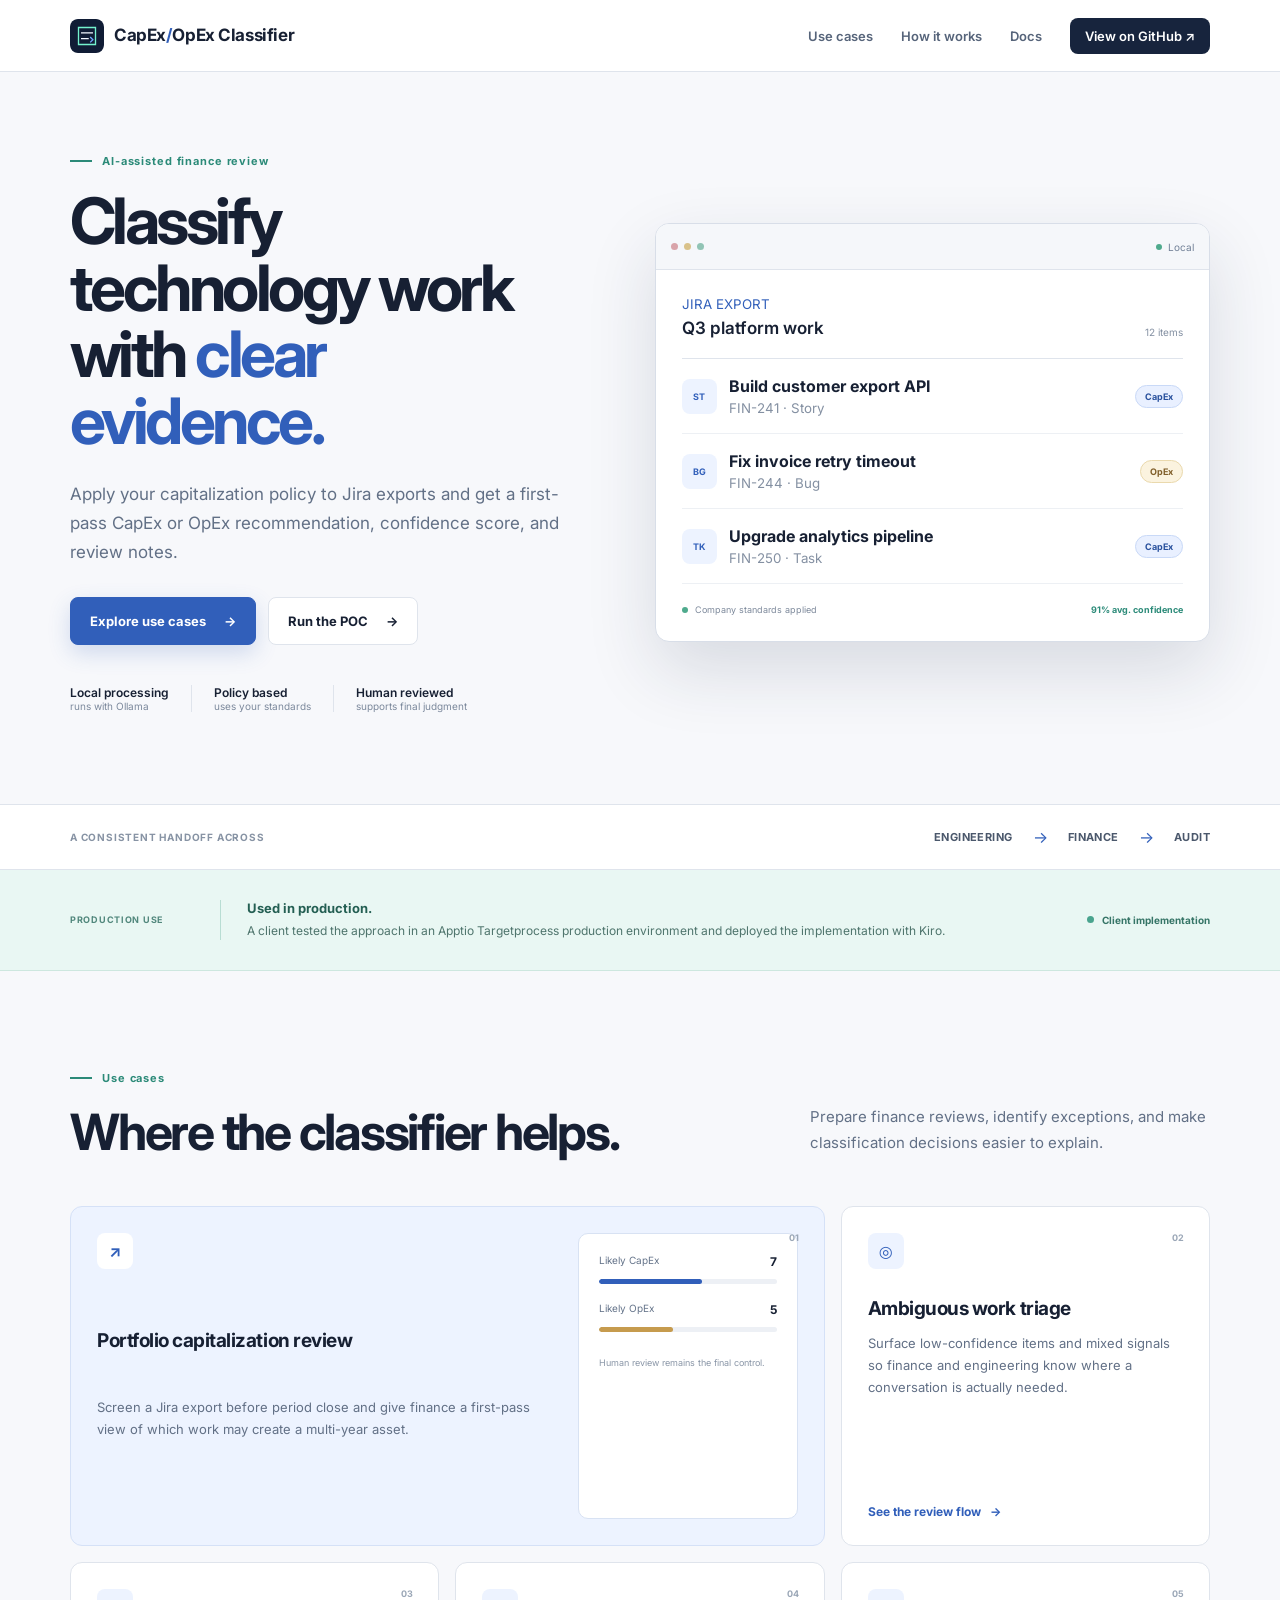
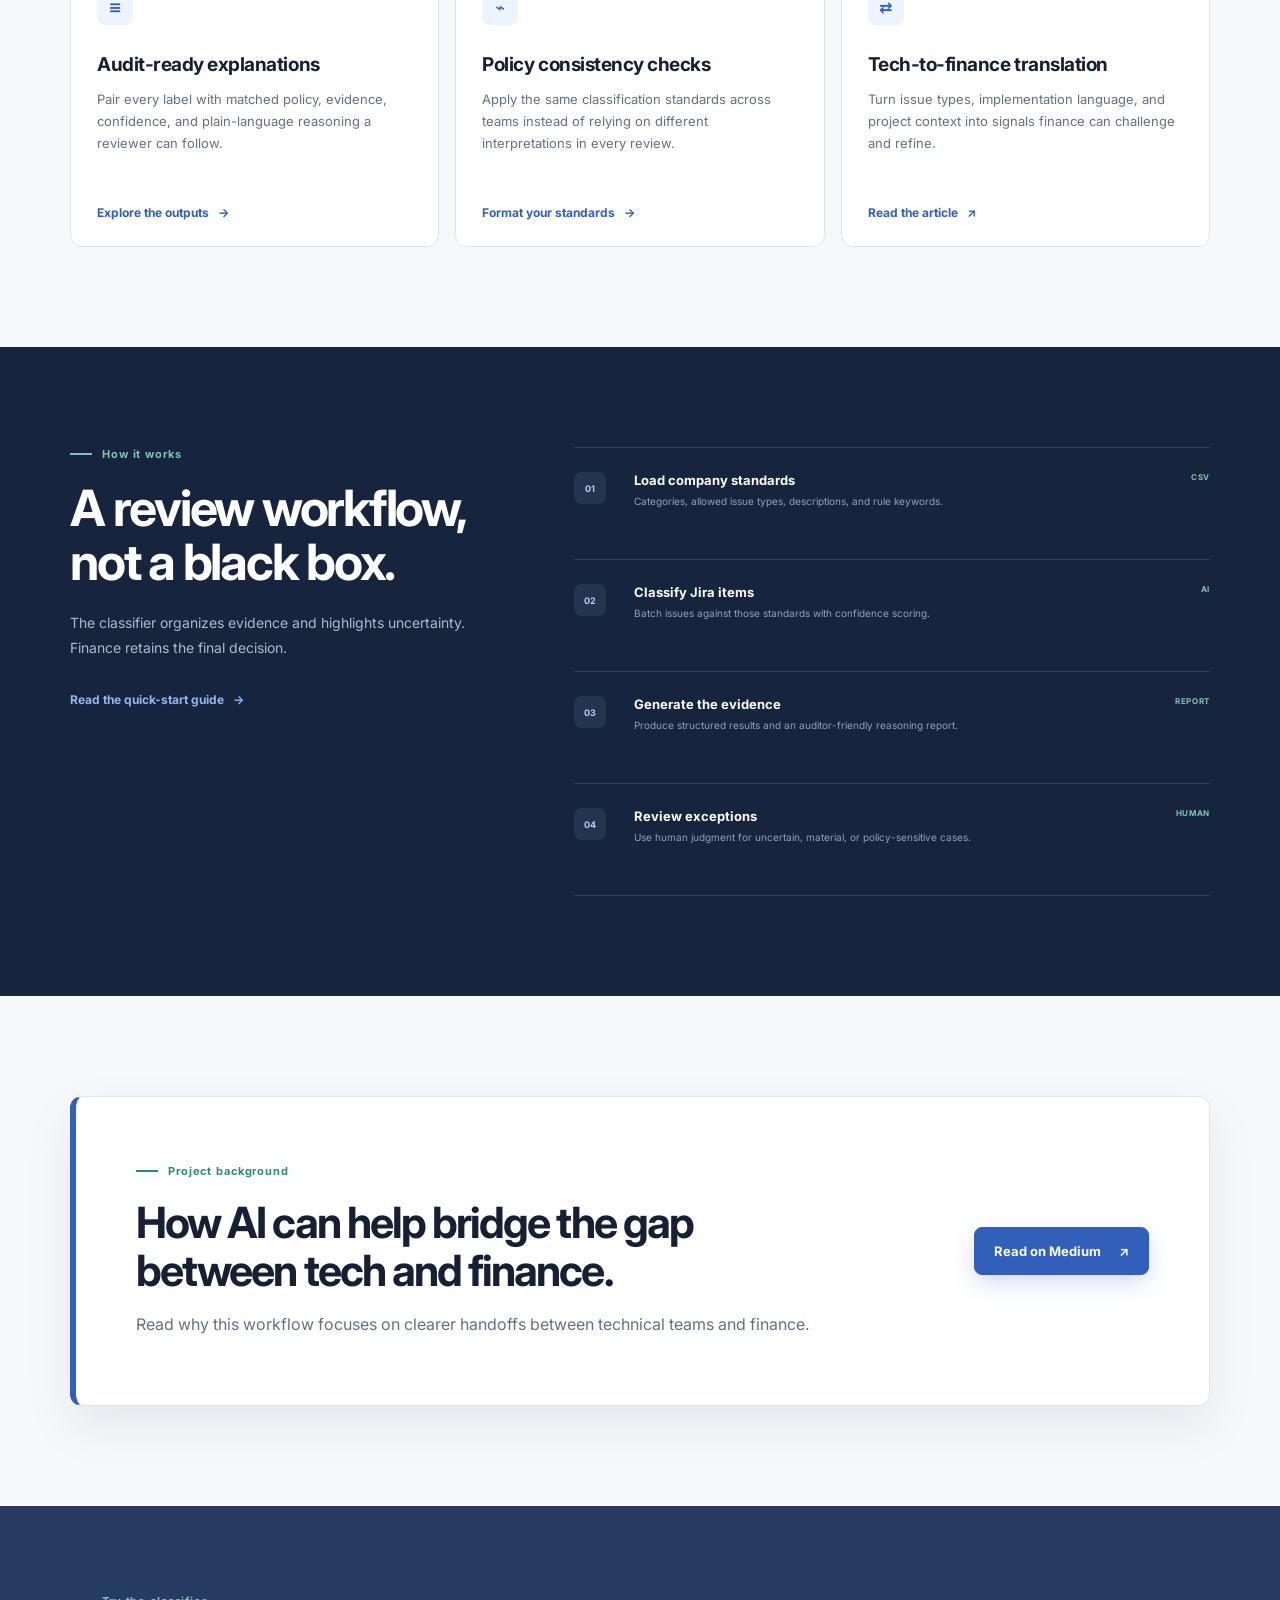
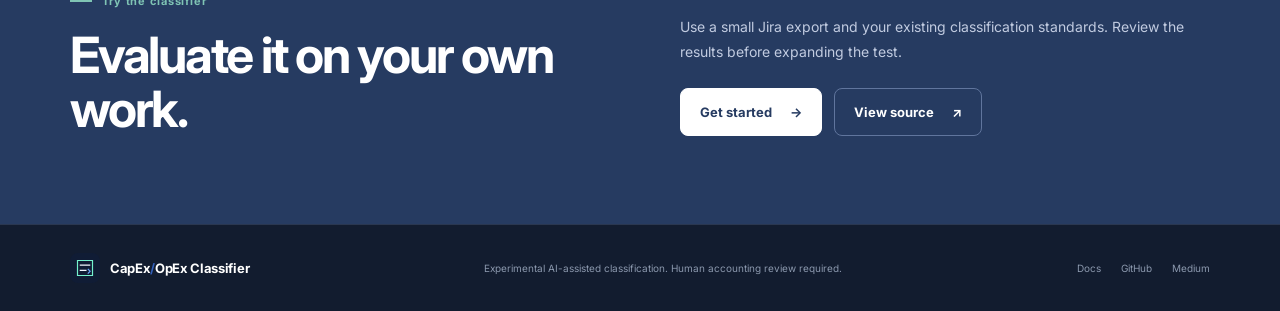
<file: docs/index.html>
<!doctype html>
<html lang="en">
  <head>
    <meta charset="utf-8">
    <meta name="viewport" content="width=device-width, initial-scale=1">
    <meta name="theme-color" content="#101c35">
    <meta name="description" content="A local AI proof of concept that classifies Jira work as CapEx or OpEx using your finance standards.">
    <meta property="og:title" content="CapEx / OpEx Classifier">
    <meta property="og:description" content="Turn Jira work into finance-ready classifications—with evidence, confidence, and a human-readable audit trail.">
    <meta property="og:type" content="website">
    <title>CapEx / OpEx Classifier — AI-assisted Jira classification</title>
    <link rel="icon" href="assets/classifier-mark.svg" type="image/svg+xml">
    <link rel="stylesheet" href="assets/site.css">
  </head>
  <body class="visual-v2">
    <header class="site-header">
      <div class="shell header-inner">
        <a class="brand" href="index.html" aria-label="CapEx OpEx Classifier home">
          <img src="assets/classifier-mark.svg" width="34" height="34" alt="">
          <span>CapEx<span class="slash">/</span>OpEx Classifier</span>
        </a>
        <button class="nav-toggle" type="button" aria-expanded="false" aria-controls="site-nav">
          <span class="sr-only">Toggle navigation</span>
          <span></span><span></span>
        </button>
        <nav class="site-nav" id="site-nav" aria-label="Primary navigation">
          <a href="#use-cases">Use cases</a>
          <a href="#how-it-works">How it works</a>
          <a href="guide.html">Docs</a>
          <a class="github-link" href="https://github.com/SantiaGoMode/capex_opex_classifier">View on GitHub <span>↗</span></a>
        </nav>
      </div>
    </header>

    <main>
      <section class="hero shell">
        <div class="hero-glow" aria-hidden="true"></div>
        <div class="hero-copy">
          <div class="eyebrow"><span></span>AI-assisted finance review</div>
          <h1>Classify technology work with <em>clear evidence.</em></h1>
          <p>Apply your capitalization policy to Jira exports and get a first-pass CapEx or OpEx recommendation, confidence score, and review notes.</p>
          <div class="hero-actions">
            <a class="button button-primary" href="#use-cases">Explore use cases <span>→</span></a>
            <a class="button button-secondary" href="guide.html">Run the POC <span>→</span></a>
          </div>
          <div class="hero-proof" aria-label="Project highlights">
            <div><strong>Local processing</strong><span>runs with Ollama</span></div>
            <div><strong>Policy based</strong><span>uses your standards</span></div>
            <div><strong>Human reviewed</strong><span>supports final judgment</span></div>
          </div>
        </div>

        <div class="hero-visual" aria-label="Illustration of Jira items moving through the classifier into a finance review">
          <div class="classifier-window">
            <div class="window-bar">
              <div class="traffic"><i></i><i></i><i></i></div>
              <div class="window-status"><i></i> Local</div>
            </div>
            <div class="window-body">
              <div class="run-heading">
                <div>
                  <small>JIRA EXPORT</small>
                  <strong>Q3 platform work</strong>
                </div>
                <span>12 items</span>
              </div>
              <div class="classification-list">
                <article>
                  <span class="issue-icon">ST</span>
                  <div><strong>Build customer export API</strong><small>FIN-241 · Story</small></div>
                  <em class="capex">CapEx</em>
                </article>
                <article>
                  <span class="issue-icon">BG</span>
                  <div><strong>Fix invoice retry timeout</strong><small>FIN-244 · Bug</small></div>
                  <em class="opex">OpEx</em>
                </article>
                <article>
                  <span class="issue-icon">TK</span>
                  <div><strong>Upgrade analytics pipeline</strong><small>FIN-250 · Task</small></div>
                  <em class="capex">CapEx</em>
                </article>
              </div>
              <div class="confidence-row">
                <span><i></i> Company standards applied</span>
                <strong>91% avg. confidence</strong>
              </div>
            </div>
          </div>
        </div>
      </section>

      <section class="bridge-strip">
        <div class="shell">
          <span>A consistent handoff across</span>
          <div><strong>ENGINEERING</strong><i>→</i><strong>FINANCE</strong><i>→</i><strong>AUDIT</strong></div>
        </div>
      </section>

      <section class="production-proof">
        <div class="shell">
          <span class="proof-index">PRODUCTION USE</span>
          <div>
            <strong>Used in production.</strong>
            <p>A client tested the approach in an Apptio Targetprocess production environment and deployed the implementation with Kiro.</p>
          </div>
          <span class="proof-status"><i></i> Client implementation</span>
        </div>
      </section>

      <section class="section shell" id="use-cases">
        <div class="section-heading">
          <div>
            <div class="eyebrow"><span></span>Use cases</div>
            <h2>Where the classifier helps.</h2>
          </div>
          <p>Prepare finance reviews, identify exceptions, and make classification decisions easier to explain.</p>
        </div>
        <div class="use-case-grid">
          <article class="use-case featured">
            <span class="use-number">01</span>
            <div class="use-icon">↗</div>
            <h3>Portfolio capitalization review</h3>
            <p>Screen a Jira export before period close and give finance a first-pass view of which work may create a multi-year asset.</p>
            <div class="mini-report">
              <div><span>Likely CapEx</span><strong>7</strong><i class="bar capex-bar"></i></div>
              <div><span>Likely OpEx</span><strong>5</strong><i class="bar opex-bar"></i></div>
              <small>Human review remains the final control.</small>
            </div>
          </article>
          <article class="use-case">
            <span class="use-number">02</span>
            <div class="use-icon">◎</div>
            <h3>Ambiguous work triage</h3>
            <p>Surface low-confidence items and mixed signals so finance and engineering know where a conversation is actually needed.</p>
            <a href="#how-it-works">See the review flow <span>→</span></a>
          </article>
          <article class="use-case">
            <span class="use-number">03</span>
            <div class="use-icon">≡</div>
            <h3>Audit-ready explanations</h3>
            <p>Pair every label with matched policy, evidence, confidence, and plain-language reasoning a reviewer can follow.</p>
            <a href="guide.html#outputs">Explore the outputs <span>→</span></a>
          </article>
          <article class="use-case">
            <span class="use-number">04</span>
            <div class="use-icon">⌁</div>
            <h3>Policy consistency checks</h3>
            <p>Apply the same classification standards across teams instead of relying on different interpretations in every review.</p>
            <a href="guide.html#standards">Format your standards <span>→</span></a>
          </article>
          <article class="use-case">
            <span class="use-number">05</span>
            <div class="use-icon">⇄</div>
            <h3>Tech-to-finance translation</h3>
            <p>Turn issue types, implementation language, and project context into signals finance can challenge and refine.</p>
            <a href="https://medium.com/@cris.santiago/how-ai-can-help-bridge-the-gap-between-tech-and-finance-bb49a8a4bf48">Read the article <span>↗</span></a>
          </article>
        </div>
      </section>

      <section class="workflow-section" id="how-it-works">
        <div class="shell">
          <div class="workflow-copy">
            <div class="eyebrow light"><span></span>How it works</div>
            <h2>A review workflow, not a black box.</h2>
            <p>The classifier organizes evidence and highlights uncertainty. Finance retains the final decision.</p>
            <a class="text-link" href="guide.html">Read the quick-start guide <span>→</span></a>
          </div>
          <ol class="workflow-list">
            <li>
              <span>01</span>
              <div><strong>Load company standards</strong><small>Categories, allowed issue types, descriptions, and rule keywords.</small></div>
              <em>CSV</em>
            </li>
            <li>
              <span>02</span>
              <div><strong>Classify Jira items</strong><small>Batch issues against those standards with confidence scoring.</small></div>
              <em>AI</em>
            </li>
            <li>
              <span>03</span>
              <div><strong>Generate the evidence</strong><small>Produce structured results and an auditor-friendly reasoning report.</small></div>
              <em>REPORT</em>
            </li>
            <li>
              <span>04</span>
              <div><strong>Review exceptions</strong><small>Use human judgment for uncertain, material, or policy-sensitive cases.</small></div>
              <em>HUMAN</em>
            </li>
          </ol>
        </div>
      </section>

      <section class="article-section shell">
        <div class="article-card">
          <div>
            <div class="eyebrow"><span></span>Project background</div>
            <blockquote>How AI can help bridge the gap between tech and finance.</blockquote>
            <p>Read why this workflow focuses on clearer handoffs between technical teams and finance.</p>
          </div>
          <a class="button button-primary" href="https://medium.com/@cris.santiago/how-ai-can-help-bridge-the-gap-between-tech-and-finance-bb49a8a4bf48">Read on Medium <span>↗</span></a>
        </div>
      </section>

      <section class="cta-section">
        <div class="shell cta">
          <div>
            <div class="eyebrow light"><span></span>Try the classifier</div>
            <h2>Evaluate it on your own work.</h2>
          </div>
          <div>
            <p>Use a small Jira export and your existing classification standards. Review the results before expanding the test.</p>
            <div class="hero-actions">
              <a class="button button-primary" href="guide.html">Get started <span>→</span></a>
              <a class="button button-dark" href="https://github.com/SantiaGoMode/capex_opex_classifier">View source <span>↗</span></a>
            </div>
          </div>
        </div>
      </section>
    </main>

    <footer>
      <div class="shell">
        <a class="brand footer-brand" href="index.html">
          <img src="assets/classifier-mark.svg" width="30" height="30" alt="">
          <span>CapEx<span class="slash">/</span>OpEx Classifier</span>
        </a>
        <p>Experimental AI-assisted classification. Human accounting review required.</p>
        <div><a href="guide.html">Docs</a><a href="https://github.com/SantiaGoMode/capex_opex_classifier">GitHub</a><a href="https://medium.com/@cris.santiago/how-ai-can-help-bridge-the-gap-between-tech-and-finance-bb49a8a4bf48">Medium</a></div>
      </div>
    </footer>
    <script src="assets/site.js"></script>
    <!-- Cloudflare Web Analytics -->
    <script
      type="module"
      src="https://static.cloudflareinsights.com/beacon.min.js"
      data-cf-beacon='{"token":"d3830e4d06fd469db3366392c664d3b0"}'>
    </script>
    <!-- End Cloudflare Web Analytics -->
  </body>
</html>
</file>
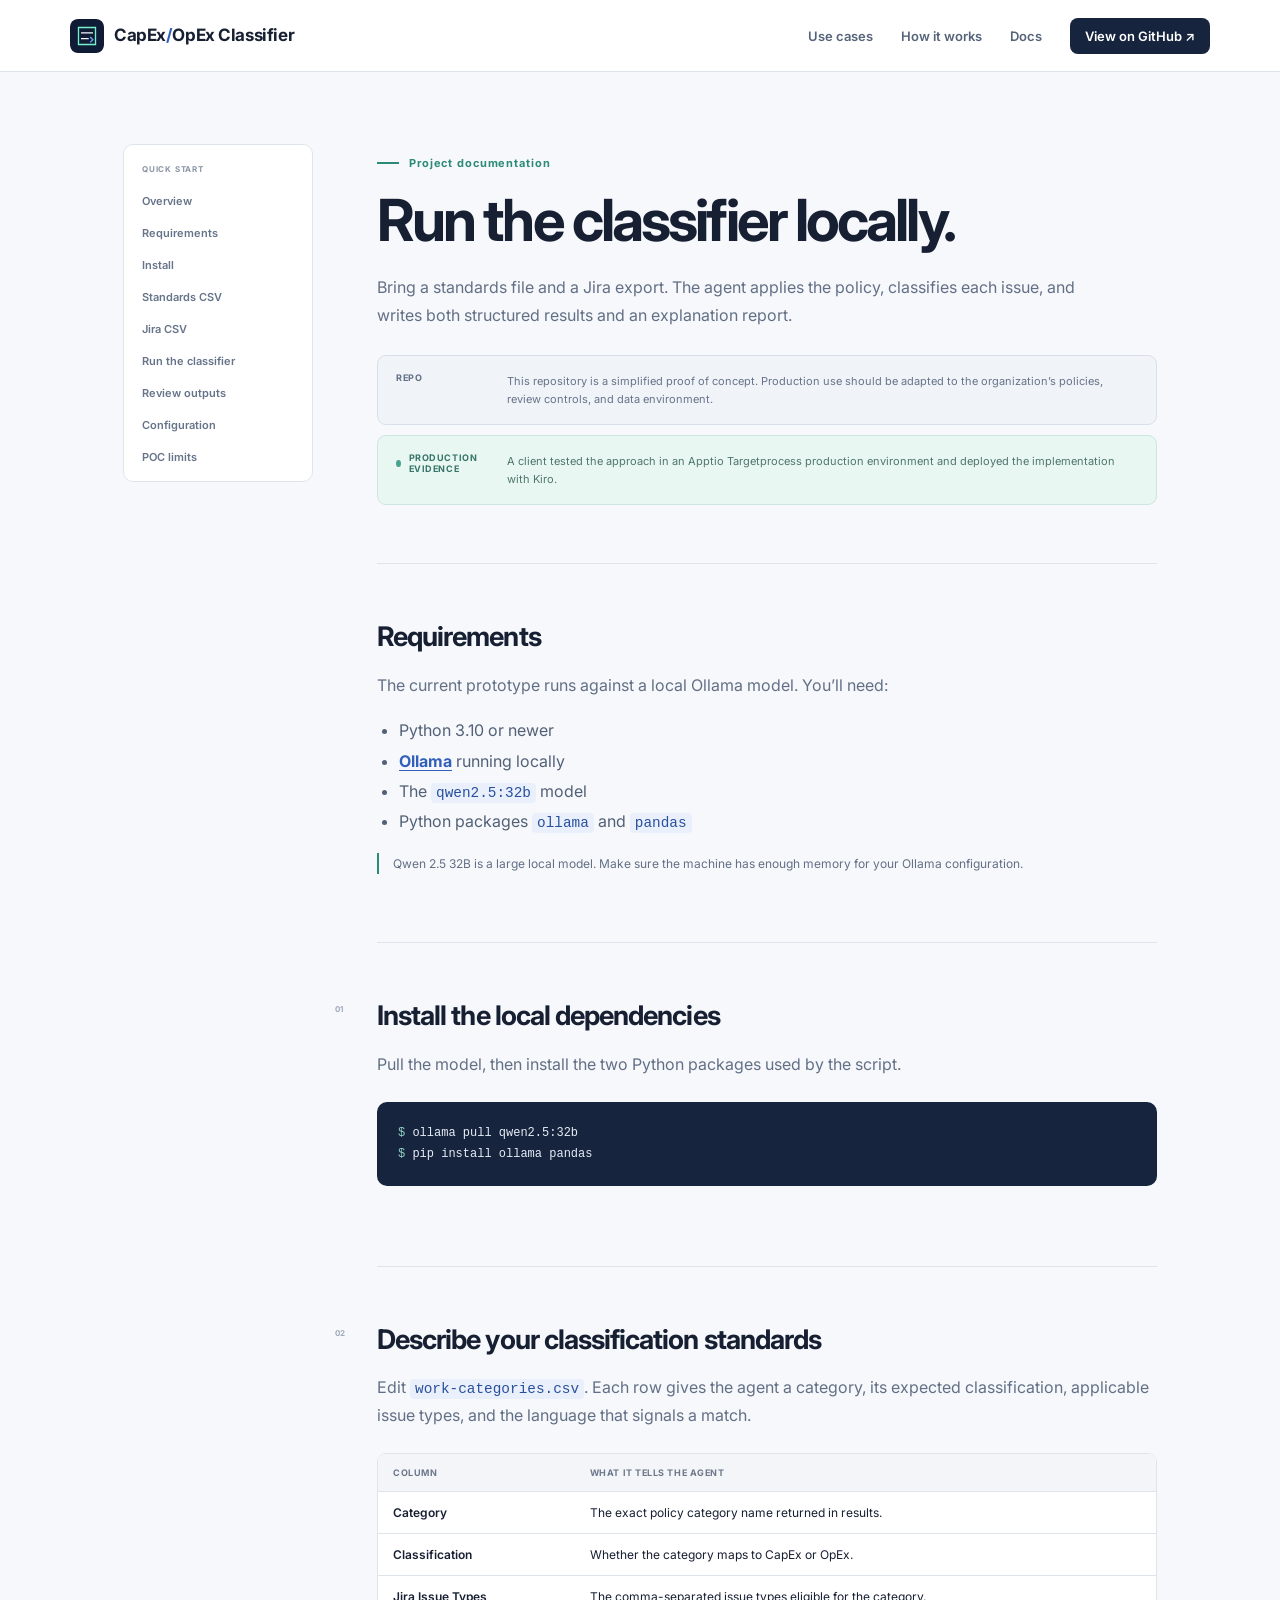
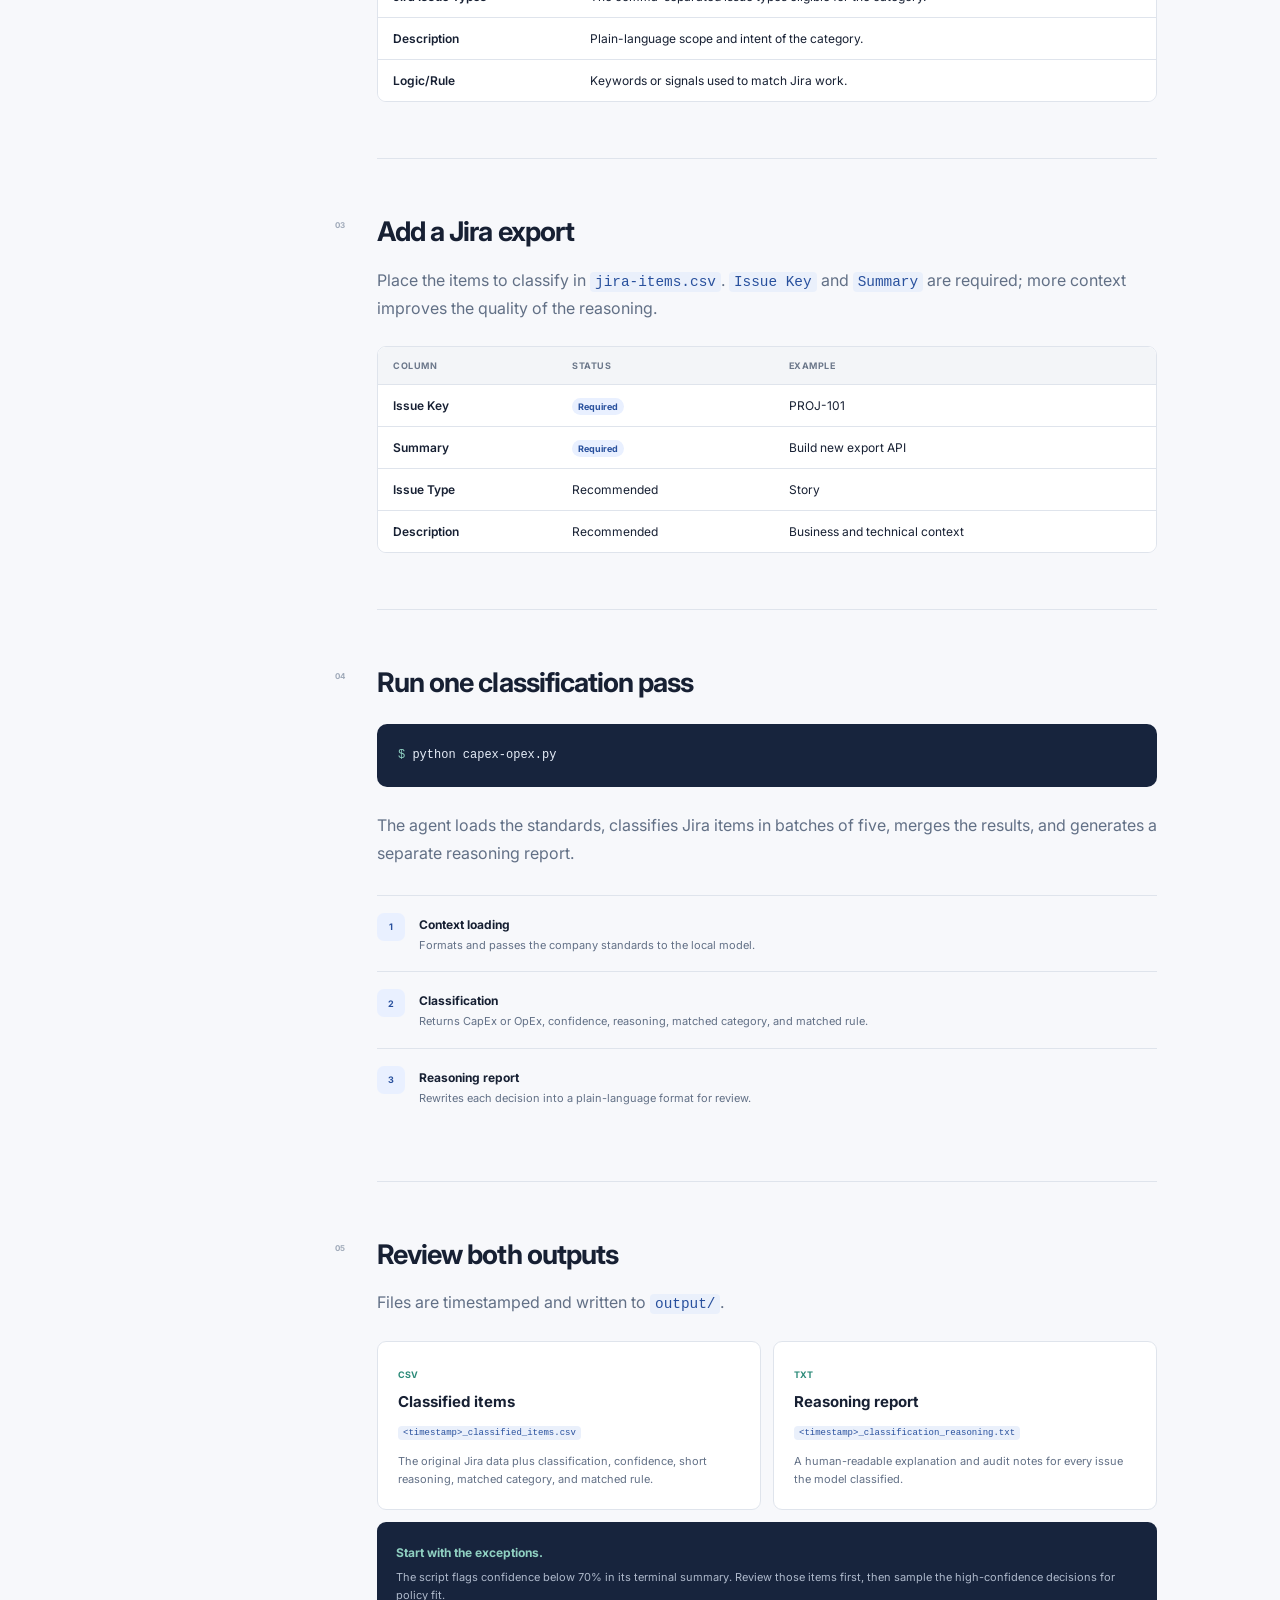
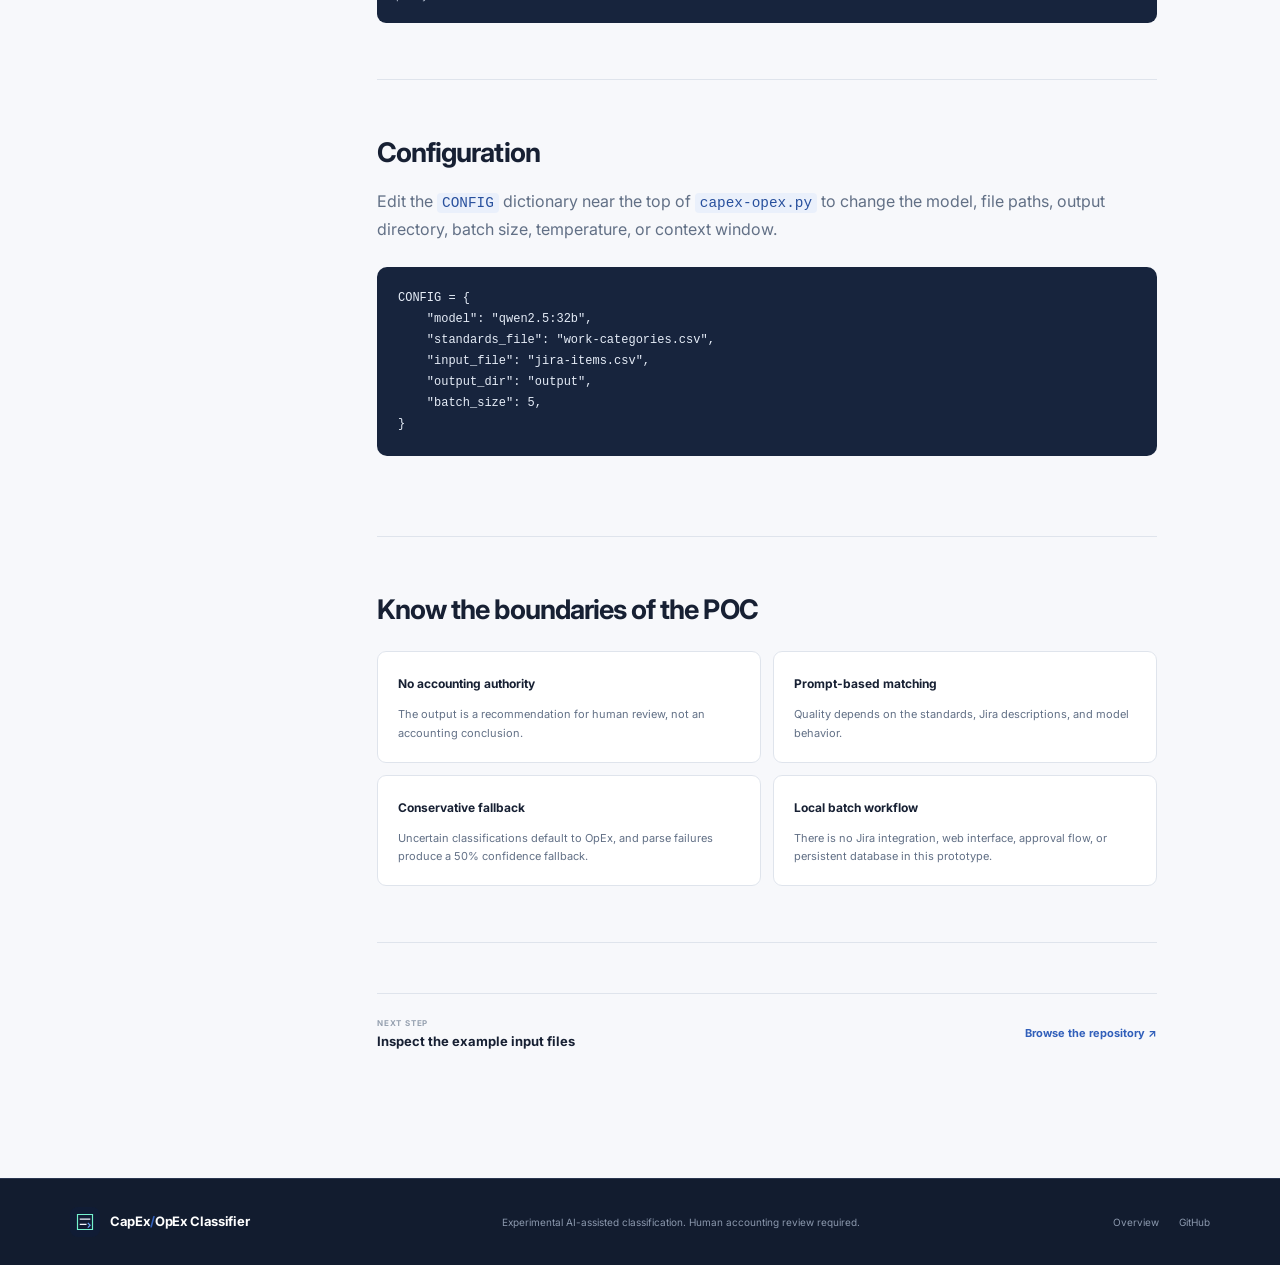
<file: docs/guide.html>
<!doctype html>
<html lang="en">
  <head>
    <meta charset="utf-8">
    <meta name="viewport" content="width=device-width, initial-scale=1">
    <meta name="theme-color" content="#101c35">
    <meta name="description" content="Set up and run the CapEx OpEx Classifier proof of concept locally.">
    <title>Quick-start guide — CapEx / OpEx Classifier</title>
    <link rel="icon" href="assets/classifier-mark.svg" type="image/svg+xml">
    <link rel="stylesheet" href="assets/site.css">
  </head>
  <body class="guide-page visual-v2">
    <header class="site-header">
      <div class="shell header-inner">
        <a class="brand" href="index.html" aria-label="CapEx OpEx Classifier home">
          <img src="assets/classifier-mark.svg" width="34" height="34" alt="">
          <span>CapEx<span class="slash">/</span>OpEx Classifier</span>
        </a>
        <button class="nav-toggle" type="button" aria-expanded="false" aria-controls="site-nav">
          <span class="sr-only">Toggle navigation</span>
          <span></span><span></span>
        </button>
        <nav class="site-nav" id="site-nav" aria-label="Primary navigation">
          <a href="index.html#use-cases">Use cases</a>
          <a href="index.html#how-it-works">How it works</a>
          <a aria-current="page" href="guide.html">Docs</a>
          <a class="github-link" href="https://github.com/SantiaGoMode/capex_opex_classifier">View on GitHub <span>↗</span></a>
        </nav>
      </div>
    </header>

    <main class="guide-shell shell">
      <aside class="guide-nav" aria-label="Documentation sections">
        <strong>QUICK START</strong>
        <a href="#overview">Overview</a>
        <a href="#requirements">Requirements</a>
        <a href="#install">Install</a>
        <a href="#standards">Standards CSV</a>
        <a href="#jira">Jira CSV</a>
        <a href="#run">Run the classifier</a>
        <a href="#outputs">Review outputs</a>
        <a href="#configuration">Configuration</a>
        <a href="#limits">POC limits</a>
      </aside>

      <article class="guide-content">
        <div class="guide-hero" id="overview">
          <div class="eyebrow"><span></span>Project documentation</div>
          <h1>Run the classifier locally.</h1>
          <p>Bring a standards file and a Jira export. The agent applies the policy, classifies each issue, and writes both structured results and an explanation report.</p>
          <div class="guide-note">
            <span>REPO</span>
            <p>This repository is a simplified proof of concept. Production use should be adapted to the organization’s policies, review controls, and data environment.</p>
          </div>
          <div class="provenance-note">
            <span><i></i> Production evidence</span>
            <p>A client tested the approach in an Apptio Targetprocess production environment and deployed the implementation with Kiro.</p>
          </div>
        </div>

        <section id="requirements">
          <h2>Requirements</h2>
          <p>The current prototype runs against a local Ollama model. You’ll need:</p>
          <ul>
            <li>Python 3.10 or newer</li>
            <li><a href="https://ollama.com/">Ollama</a> running locally</li>
            <li>The <code>qwen2.5:32b</code> model</li>
            <li>Python packages <code>ollama</code> and <code>pandas</code></li>
          </ul>
          <p class="quiet">Qwen 2.5 32B is a large local model. Make sure the machine has enough memory for your Ollama configuration.</p>
        </section>

        <section id="install">
          <div class="section-label">01</div>
          <h2>Install the local dependencies</h2>
          <p>Pull the model, then install the two Python packages used by the script.</p>
          <pre><code><span class="prompt">$</span> ollama pull qwen2.5:32b
<span class="prompt">$</span> pip install ollama pandas</code></pre>
        </section>

        <section id="standards">
          <div class="section-label">02</div>
          <h2>Describe your classification standards</h2>
          <p>Edit <code>work-categories.csv</code>. Each row gives the agent a category, its expected classification, applicable issue types, and the language that signals a match.</p>
          <div class="table-wrap">
            <table>
              <thead><tr><th>Column</th><th>What it tells the agent</th></tr></thead>
              <tbody>
                <tr><td>Category</td><td>The exact policy category name returned in results.</td></tr>
                <tr><td>Classification</td><td>Whether the category maps to CapEx or OpEx.</td></tr>
                <tr><td>Jira Issue Types</td><td>The comma-separated issue types eligible for the category.</td></tr>
                <tr><td>Description</td><td>Plain-language scope and intent of the category.</td></tr>
                <tr><td>Logic/Rule</td><td>Keywords or signals used to match Jira work.</td></tr>
              </tbody>
            </table>
          </div>
        </section>

        <section id="jira">
          <div class="section-label">03</div>
          <h2>Add a Jira export</h2>
          <p>Place the items to classify in <code>jira-items.csv</code>. <code>Issue Key</code> and <code>Summary</code> are required; more context improves the quality of the reasoning.</p>
          <div class="table-wrap">
            <table>
              <thead><tr><th>Column</th><th>Status</th><th>Example</th></tr></thead>
              <tbody>
                <tr><td>Issue Key</td><td><span class="required">Required</span></td><td>PROJ-101</td></tr>
                <tr><td>Summary</td><td><span class="required">Required</span></td><td>Build new export API</td></tr>
                <tr><td>Issue Type</td><td>Recommended</td><td>Story</td></tr>
                <tr><td>Description</td><td>Recommended</td><td>Business and technical context</td></tr>
              </tbody>
            </table>
          </div>
        </section>

        <section id="run">
          <div class="section-label">04</div>
          <h2>Run one classification pass</h2>
          <pre><code><span class="prompt">$</span> python capex-opex.py</code></pre>
          <p>The agent loads the standards, classifies Jira items in batches of five, merges the results, and generates a separate reasoning report.</p>
          <ol class="phase-list">
            <li><span>1</span><div><strong>Context loading</strong><p>Formats and passes the company standards to the local model.</p></div></li>
            <li><span>2</span><div><strong>Classification</strong><p>Returns CapEx or OpEx, confidence, reasoning, matched category, and matched rule.</p></div></li>
            <li><span>3</span><div><strong>Reasoning report</strong><p>Rewrites each decision into a plain-language format for review.</p></div></li>
          </ol>
        </section>

        <section id="outputs">
          <div class="section-label">05</div>
          <h2>Review both outputs</h2>
          <p>Files are timestamped and written to <code>output/</code>.</p>
          <div class="output-grid">
            <article>
              <span>CSV</span>
              <h3>Classified items</h3>
              <code>&lt;timestamp&gt;_classified_items.csv</code>
              <p>The original Jira data plus classification, confidence, short reasoning, matched category, and matched rule.</p>
            </article>
            <article>
              <span>TXT</span>
              <h3>Reasoning report</h3>
              <code>&lt;timestamp&gt;_classification_reasoning.txt</code>
              <p>A human-readable explanation and audit notes for every issue the model classified.</p>
            </article>
          </div>
          <div class="review-callout">
            <strong>Start with the exceptions.</strong>
            <p>The script flags confidence below 70% in its terminal summary. Review those items first, then sample the high-confidence decisions for policy fit.</p>
          </div>
        </section>

        <section id="configuration">
          <h2>Configuration</h2>
          <p>Edit the <code>CONFIG</code> dictionary near the top of <code>capex-opex.py</code> to change the model, file paths, output directory, batch size, temperature, or context window.</p>
          <pre><code>CONFIG = {
    "model": "qwen2.5:32b",
    "standards_file": "work-categories.csv",
    "input_file": "jira-items.csv",
    "output_dir": "output",
    "batch_size": 5,
}</code></pre>
        </section>

        <section id="limits">
          <h2>Know the boundaries of the POC</h2>
          <div class="limits-grid">
            <div><strong>No accounting authority</strong><p>The output is a recommendation for human review, not an accounting conclusion.</p></div>
            <div><strong>Prompt-based matching</strong><p>Quality depends on the standards, Jira descriptions, and model behavior.</p></div>
            <div><strong>Conservative fallback</strong><p>Uncertain classifications default to OpEx, and parse failures produce a 50% confidence fallback.</p></div>
            <div><strong>Local batch workflow</strong><p>There is no Jira integration, web interface, approval flow, or persistent database in this prototype.</p></div>
          </div>
        </section>

        <div class="guide-next">
          <div>
            <span>NEXT STEP</span>
            <strong>Inspect the example input files</strong>
          </div>
          <a href="https://github.com/SantiaGoMode/capex_opex_classifier">Browse the repository <span>↗</span></a>
        </div>
      </article>
    </main>

    <footer>
      <div class="shell">
        <a class="brand footer-brand" href="index.html">
          <img src="assets/classifier-mark.svg" width="30" height="30" alt="">
          <span>CapEx<span class="slash">/</span>OpEx Classifier</span>
        </a>
        <p>Experimental AI-assisted classification. Human accounting review required.</p>
        <div><a href="index.html">Overview</a><a href="https://github.com/SantiaGoMode/capex_opex_classifier">GitHub</a></div>
      </div>
    </footer>
    <script src="assets/site.js"></script>
    <!-- Cloudflare Web Analytics -->
    <script
      type="module"
      src="https://static.cloudflareinsights.com/beacon.min.js"
      data-cf-beacon='{"token":"d3830e4d06fd469db3366392c664d3b0"}'>
    </script>
    <!-- End Cloudflare Web Analytics -->
  </body>
</html>
</file>
<file: docs/assets/site.css>
@import url("https://fonts.googleapis.com/css2?family=Inter:wght@400;500;600;700&display=swap");

:root {
  --clean-ink: #172033;
  --clean-muted: #627086;
  --clean-bg: #f7f8fb;
  --clean-surface: #ffffff;
  --clean-line: #dfe4ec;
  --clean-blue: #315fba;
  --clean-blue-soft: #edf3ff;
  --clean-teal: #2b8a78;
  --clean-teal-soft: #e9f7f3;
  --clean-navy: #17243d;
  --shell: min(1140px, calc(100vw - 48px));
}

* { box-sizing: border-box; }
html { scroll-behavior: smooth; }
body.visual-v2 {
  margin: 0;
  color: var(--clean-ink);
  background: var(--clean-bg);
  background-image: none;
  font-family: "Inter", system-ui, sans-serif;
  -webkit-font-smoothing: antialiased;
}

a { color: inherit; text-decoration: none; }
img { display: block; max-width: 100%; }
button { font: inherit; }
.shell { width: var(--shell); margin-inline: auto; }
.sr-only { position: absolute; width: 1px; height: 1px; overflow: hidden; clip: rect(0, 0, 0, 0); }

.visual-v2 .site-header {
  position: relative;
  z-index: 20;
  height: 72px;
  background: rgba(255, 255, 255, .94);
  border-bottom: 1px solid var(--clean-line);
  box-shadow: none;
}

.visual-v2 .header-inner { height: 100%; display: flex; align-items: center; justify-content: space-between; }
.visual-v2 .brand {
  display: inline-flex;
  align-items: center;
  gap: 10px;
  color: var(--clean-ink);
  font: 700 17px/1 "Inter", sans-serif;
  letter-spacing: -.025em;
}

.visual-v2 .brand img {
  border-radius: 8px;
  box-shadow: none;
}

.visual-v2 .slash { color: var(--clean-blue); }
.visual-v2 .site-nav { display: flex; align-items: center; gap: 28px; color: #56647a; font-size: 13px; font-weight: 600; }
.visual-v2 .site-nav > a:hover { color: var(--clean-ink); }

.visual-v2 .github-link {
  padding: 10px 15px;
  color: #fff;
  background: var(--clean-navy);
  border: 0;
  border-radius: 8px;
}

.visual-v2 .github-link:hover {
  color: #fff !important;
  background: #243451;
}

.visual-v2 .nav-toggle { display: none; border: 0; background: none; padding: 8px; }
.visual-v2 .nav-toggle span:not(.sr-only) { display: block; width: 22px; height: 2px; margin: 5px; background: var(--clean-ink); }

.visual-v2 .hero {
  display: grid;
  align-items: center;
  position: relative;
  min-height: 650px;
  grid-template-columns: .96fr 1.04fr;
  gap: 72px;
  padding-block: 82px 92px;
}

.visual-v2 .hero::before,
.visual-v2 .hero-glow { display: none; }

.visual-v2 .eyebrow {
  display: flex;
  align-items: center;
  gap: 10px;
  margin-bottom: 20px;
  color: var(--clean-teal);
  font-size: 11px;
  font-weight: 700;
  letter-spacing: .08em;
}

.visual-v2 .eyebrow > span {
  width: 22px;
  height: 2px;
  background: var(--clean-teal);
  border: 0;
}

.visual-v2 .hero h1 {
  margin: 0;
  max-width: 600px;
  color: var(--clean-ink);
  font: 700 clamp(48px, 5vw, 68px)/1.04 "Inter", sans-serif;
  letter-spacing: -.055em;
}

.visual-v2 .hero h1 em {
  color: var(--clean-blue);
  font-style: normal;
  text-decoration: none;
}

.visual-v2 .hero-copy > p {
  max-width: 570px;
  margin: 26px 0 30px;
  color: var(--clean-muted);
  font-size: 17px;
  line-height: 1.7;
}

.visual-v2 .button {
  display: inline-flex;
  align-items: center;
  justify-content: center;
  min-height: 48px;
  padding: 0 19px;
  gap: 18px;
  border-radius: 8px;
  font-size: 13px;
  font-weight: 700;
  transition: transform .2s, box-shadow .2s, background .2s;
}
.visual-v2 .button:hover { transform: translateY(-2px); }
.visual-v2 .hero-actions { display: flex; flex-wrap: wrap; gap: 12px; }

.visual-v2 .button-primary {
  color: #fff;
  background: var(--clean-blue);
  border: 1px solid var(--clean-blue);
  box-shadow: 0 8px 22px rgba(49, 95, 186, .2);
}

.visual-v2 .button-primary:hover {
  background: #294f9c;
  box-shadow: 0 10px 25px rgba(49, 95, 186, .25);
}

.visual-v2 .button-secondary {
  color: var(--clean-ink);
  background: #fff;
  border: 1px solid var(--clean-line);
  box-shadow: none;
}

.visual-v2 .hero-proof { display: flex; margin-top: 40px; gap: 22px; }
.visual-v2 .hero-proof div { display: flex; flex-direction: column; padding-right: 22px; border-right: 1px solid var(--clean-line); }
.visual-v2 .hero-proof div:last-child { padding-right: 0; border: 0; }
.visual-v2 .hero-proof strong { color: var(--clean-ink); font: 600 12px "Inter", sans-serif; }
.visual-v2 .hero-proof span { color: #7c899c; font-size: 10px; }

.visual-v2 .classifier-window {
  display: block;
  overflow: hidden;
  color: var(--clean-ink);
  background: #fff;
  border: 1px solid #d8deE8;
  border-radius: 14px;
  box-shadow: 0 28px 70px rgba(30, 44, 68, .14);
  transform: none;
}

.visual-v2 .window-bar {
  padding: 0 15px;
  display: flex;
  justify-content: space-between;
  align-items: center;
  height: 46px;
  color: #718097;
  background: #f5f7fa;
  border-color: var(--clean-line);
  border-bottom: 1px solid var(--clean-line);
  font-size: 10px;
}

.visual-v2 .traffic { display: flex; gap: 6px; }
.visual-v2 .traffic i {
  width: 7px;
  height: 7px;
  border-radius: 50%;
  background: #c6ced9;
}

.visual-v2 .traffic i:first-child { background: #d9a4aa; }
.visual-v2 .traffic i:nth-child(2) { background: #d9c28a; }
.visual-v2 .traffic i:nth-child(3) { background: #91c4b5; }
.visual-v2 .window-status i { background: #4faa8d; box-shadow: none; }
.visual-v2 .window-status { display: flex; align-items: center; gap: 6px; }
.visual-v2 .window-status i { width: 6px; height: 6px; border-radius: 50%; }
.visual-v2 .window-body { padding: 26px; }
.visual-v2 .run-heading { padding-bottom: 20px; display: flex; align-items: end; justify-content: space-between; border-bottom: 1px solid var(--clean-line); }
.visual-v2 .run-heading div { display: flex; flex-direction: column; gap: 6px; }
.visual-v2 .run-heading small { color: var(--clean-blue); }
.visual-v2 .run-heading strong { color: var(--clean-ink); font: 600 17px "Inter", sans-serif; }
.visual-v2 .run-heading > span { color: #8490a2; font-size: 10px; }
.visual-v2 .classification-list article { min-height: 75px; display: flex; align-items: center; gap: 12px; border-bottom: 1px solid #edf0f4; }

.visual-v2 .issue-icon {
  width: 35px;
  height: 35px;
  flex: 0 0 35px;
  display: grid;
  place-items: center;
  color: var(--clean-blue);
  background: var(--clean-blue-soft);
  border: 0;
  border-radius: 8px;
  font-size: 9px;
  font-weight: 700;
}

.visual-v2 .classification-list article > div { min-width: 0; display: flex; flex-direction: column; gap: 4px; }
.visual-v2 .classification-list strong { color: var(--clean-ink); }
.visual-v2 .classification-list small { color: #8490a2; }
.visual-v2 .classification-list em { margin-left: auto; padding: 5px 9px; border: 1px solid; border-radius: 999px; font-size: 9px; font-style: normal; font-weight: 700; }
.visual-v2 .classification-list .capex { color: #28509d; background: #e9f0ff; border-color: #c9d9f7; }
.visual-v2 .classification-list .opex { color: #805f2a; background: #fbf3df; border-color: #ead9ad; }
.visual-v2 .confidence-row { padding-top: 20px; display: flex; justify-content: space-between; color: #7d899b; font-size: 9px; }
.visual-v2 .confidence-row span { display: flex; align-items: center; gap: 7px; }
.visual-v2 .confidence-row i { width: 6px; height: 6px; background: #4faa8d; border-radius: 50%; }
.visual-v2 .confidence-row strong { color: var(--clean-teal); }

.visual-v2 .bridge-strip {
  padding: 22px 0;
  color: #8793a4;
  background: #fff;
  border-block: 1px solid var(--clean-line);
}

.visual-v2 .bridge-strip .shell { display: flex; align-items: center; justify-content: space-between; }
.visual-v2 .bridge-strip span { font-size: 10px; font-weight: 700; letter-spacing: .08em; text-transform: uppercase; }
.visual-v2 .bridge-strip div div { display: flex; align-items: center; gap: 20px; }
.visual-v2 .bridge-strip strong { color: #4b586c; font-size: 11px; letter-spacing: .04em; }
.visual-v2 .bridge-strip i { color: var(--clean-blue); font-style: normal; }

.visual-v2 .production-proof {
  padding: 30px 0;
  background: var(--clean-teal-soft);
  border-bottom: 1px solid #cde7df;
}

.visual-v2 .production-proof .shell {
  display: grid;
  grid-template-columns: 120px 1fr auto;
  align-items: center;
  gap: 30px;
}

.visual-v2 .proof-index { color: #51877c; font-size: 9px; font-weight: 700; letter-spacing: .08em; }
.visual-v2 .production-proof div div { padding-left: 26px; border-left: 1px solid #b8ddd3; }
.visual-v2 .production-proof strong { display: block; margin-bottom: 5px; color: #245f53; font-size: 13px; }
.visual-v2 .production-proof p { max-width: 720px; margin: 0; color: #4f756d; font-size: 12px; line-height: 1.6; }
.visual-v2 .proof-status { display: inline-flex; align-items: center; gap: 8px; color: #367567; font-size: 10px; font-weight: 700; white-space: nowrap; }
.visual-v2 .proof-status i { width: 7px; height: 7px; background: #49a48e; border-radius: 50%; }

.visual-v2 .section { padding-block: 100px; }
.visual-v2 .section-heading { display: grid; grid-template-columns: 1fr 400px; align-items: end; gap: 70px; margin-bottom: 46px; }
.visual-v2 .section-heading h2 {
  margin: 0;
  color: var(--clean-ink);
  font: 700 clamp(36px, 4vw, 50px)/1.1 "Inter", sans-serif;
  letter-spacing: -.045em;
}
.visual-v2 .section-heading > p { margin: 0 0 5px; color: var(--clean-muted); font-size: 15px; line-height: 1.7; }

.visual-v2 .use-case-grid { display: grid; grid-template-columns: repeat(3, 1fr); gap: 16px; }
.visual-v2 .use-case {
  min-height: 285px;
  padding: 26px;
  display: flex;
  flex-direction: column;
  position: relative;
  background: #fff;
  border: 1px solid var(--clean-line);
  border-radius: 12px;
  transition: transform .2s, box-shadow .2s;
}
.visual-v2 .use-case:hover { transform: translateY(-3px); box-shadow: 0 16px 35px rgba(30, 44, 68, .08); }
.visual-v2 .use-case.featured {
  min-height: 340px;
  grid-column: span 2;
  display: grid;
  grid-template-columns: 1fr 220px;
  column-gap: 35px;
  background: var(--clean-blue-soft);
  border-color: #d5e1f7;
}
.visual-v2 .use-number { position: absolute; top: 25px; right: 25px; color: #9ba7b7; font-size: 9px; font-weight: 700; }
.visual-v2 .use-icon {
  width: 36px;
  height: 36px;
  display: grid;
  place-items: center;
  color: var(--clean-blue);
  background: var(--clean-blue-soft);
  border-radius: 8px;
  font-weight: 700;
}
.visual-v2 .use-case.featured .use-icon { background: #fff; }
.visual-v2 .use-case h3 { margin: 28px 0 10px; color: var(--clean-ink); font: 700 19px/1.3 "Inter", sans-serif; letter-spacing: -.025em; }
.visual-v2 .use-case p { margin: 0; color: var(--clean-muted); font-size: 13px; line-height: 1.7; }
.visual-v2 .use-case > a { margin-top: auto; padding-top: 24px; color: var(--clean-blue); font-size: 12px; font-weight: 700; }
.visual-v2 .use-case > a span,
.visual-v2 .text-link span { margin-left: 6px; }
.visual-v2 .use-case.featured h3,
.visual-v2 .use-case.featured > p { grid-column: 1; }
.visual-v2 .mini-report {
  grid-column: 2;
  grid-row: 1 / span 4;
  align-self: stretch;
  padding: 20px;
  background: #fff;
  border: 1px solid #d8e2f3;
  border-radius: 10px;
}
.visual-v2 .mini-report div { display: grid; grid-template-columns: 1fr auto; gap: 10px; margin-bottom: 18px; }
.visual-v2 .mini-report span { color: #65748a; font-size: 10px; }
.visual-v2 .mini-report strong { color: var(--clean-ink); font-size: 12px; }
.visual-v2 .mini-report .bar { grid-column: 1 / -1; height: 5px; overflow: hidden; background: #edf0f5; border-radius: 5px; }
.visual-v2 .mini-report .bar::after { content: ""; display: block; height: 100%; border-radius: inherit; }
.visual-v2 .capex-bar::after { width: 58%; background: var(--clean-blue); }
.visual-v2 .opex-bar::after { width: 42%; background: #c69b4e; }
.visual-v2 .mini-report small { color: #8a96a7; font-size: 9px; line-height: 1.5; }

.visual-v2 .workflow-section {
  padding: 100px 0;
  color: #fff;
  background: var(--clean-navy);
}
.visual-v2 .workflow-section::before { display: none; }
.visual-v2 .workflow-section .shell { display: grid; grid-template-columns: .8fr 1.2fr; align-items: start; gap: 80px; }
.visual-v2 .workflow-copy { position: sticky; top: 30px; }
.visual-v2 .eyebrow.light { color: #7fc4b4; }
.visual-v2 .eyebrow.light > span { background: #7fc4b4; }
.visual-v2 .workflow-copy h2 {
  margin: 0;
  color: #fff;
  font: 700 clamp(36px, 4vw, 50px)/1.08 "Inter", sans-serif;
  letter-spacing: -.045em;
}
.visual-v2 .workflow-copy p { margin: 22px 0 28px; color: #aeb9cb; font-size: 14px; line-height: 1.75; }
.visual-v2 .text-link { color: #94b5f2; font-size: 12px; font-weight: 700; }
.visual-v2 .workflow-list { padding: 0; margin: 0; list-style: none; border-top: 1px solid #34425b; }
.visual-v2 .workflow-list li {
  min-height: 112px;
  padding: 24px 0;
  display: grid;
  grid-template-columns: 42px 1fr auto;
  align-items: start;
  gap: 18px;
  border-bottom: 1px solid #34425b;
}
.visual-v2 .workflow-list li > span {
  width: 32px;
  height: 32px;
  display: grid;
  place-items: center;
  color: #b9cdf2;
  background: #24334e;
  border-radius: 8px;
  font-size: 9px;
  font-weight: 700;
}
.visual-v2 .workflow-list div { display: flex; flex-direction: column; }
.visual-v2 .workflow-list strong { color: #fff; font-size: 13px; }
.visual-v2 .workflow-list small { margin-top: 6px; color: #93a1b6; font-size: 10px; line-height: 1.55; }
.visual-v2 .workflow-list em { color: #7fc4b4; font-size: 8px; font-style: normal; font-weight: 700; letter-spacing: .08em; }

.visual-v2 .article-section { padding-block: 100px; }
.visual-v2 .article-card {
  min-height: 310px;
  padding: clamp(35px, 5vw, 60px);
  display: flex;
  align-items: center;
  justify-content: space-between;
  gap: 50px;
  position: relative;
  color: var(--clean-ink);
  background: #fff;
  border: 1px solid var(--clean-line);
  border-left: 6px solid var(--clean-blue);
  border-radius: 12px;
  box-shadow: 0 20px 50px rgba(30, 44, 68, .08);
}
.visual-v2 .article-card::before,
.visual-v2 .article-card::after { display: none; }
.visual-v2 .article-card > div { max-width: 700px; }
.visual-v2 .article-card .eyebrow { color: var(--clean-teal); }
.visual-v2 blockquote {
  margin: 0 0 16px;
  color: var(--clean-ink);
  font: 700 clamp(28px, 3.5vw, 43px)/1.12 "Inter", sans-serif;
  letter-spacing: -.045em;
}
.visual-v2 .article-card p { margin: 0; color: var(--clean-muted); line-height: 1.7; }
.visual-v2 .article-card .button-primary { flex: 0 0 auto; }

.visual-v2 .cta-section { padding: 88px 0; color: #fff; background: #263b61; }
.visual-v2 .cta { display: grid; grid-template-columns: 1fr 1fr; align-items: end; gap: 80px; }
.visual-v2 .cta h2 { margin: 0; color: #fff; font: 700 clamp(36px, 4vw, 50px)/1.08 "Inter", sans-serif; letter-spacing: -.045em; }
.visual-v2 .cta > div:last-child > p { margin: 0 0 24px; color: #c1cbe0; font-size: 14px; line-height: 1.75; }
.visual-v2 .cta .button-primary { color: #263b61; background: #fff; border-color: #fff; box-shadow: none; }
.visual-v2 .button-dark { color: #fff; background: transparent; border: 1px solid #60759d; }

.visual-v2 footer { padding: 28px 0; color: #8b98ad; background: #121c2f; border-top: 1px solid #2a3750; font-size: 10px; }
.visual-v2 footer .shell { display: flex; align-items: center; justify-content: space-between; gap: 28px; }
.visual-v2 .footer-brand { color: #fff; font-size: 13px; }
.visual-v2 footer p { margin: 0; }
.visual-v2 footer .shell > div { display: flex; gap: 20px; }
.visual-v2 footer a:hover { color: #fff; }

.visual-v2 .guide-shell {
  display: grid;
  grid-template-columns: 190px minmax(0, 780px);
  justify-content: center;
  align-items: start;
  gap: 64px;
  padding-block: 72px 105px;
}
.visual-v2 .guide-nav {
  position: sticky;
  top: 25px;
  padding: 8px;
  display: flex;
  flex-direction: column;
  background: #fff;
  border: 1px solid var(--clean-line);
  border-radius: 10px;
}
.visual-v2 .guide-nav strong { padding: 11px 10px; color: #8a96a7; font-size: 8px; letter-spacing: .1em; }
.visual-v2 .guide-nav a { padding: 9px 10px; color: #66748a; border-radius: 7px; font-size: 11px; font-weight: 600; }
.visual-v2 .guide-nav a:hover { color: var(--clean-blue); background: var(--clean-blue-soft); }
.visual-v2 .guide-content { min-width: 0; }
.visual-v2 .guide-hero { padding: 12px 0 58px; border-bottom: 1px solid var(--clean-line); }
.visual-v2 .guide-hero::before { display: none; }
.visual-v2 .guide-hero h1 {
  margin: 0;
  color: var(--clean-ink);
  font: 700 clamp(42px, 5vw, 58px)/1.05 "Inter", sans-serif;
  letter-spacing: -.05em;
}
.visual-v2 .guide-hero > p { max-width: 700px; margin: 22px 0 26px; color: var(--clean-muted); font-size: 16px; line-height: 1.75; }
.visual-v2 .guide-note,
.visual-v2 .provenance-note {
  padding: 16px 18px;
  display: grid;
  grid-template-columns: 95px 1fr;
  align-items: start;
  gap: 16px;
  border-radius: 9px;
}
.visual-v2 .guide-note { background: #f0f3f7; border: 1px solid #d9e0e9; }
.visual-v2 .guide-note > span,
.visual-v2 .provenance-note > span { font-size: 9px; font-weight: 700; letter-spacing: .06em; text-transform: uppercase; }
.visual-v2 .guide-note > span { color: #617086; }
.visual-v2 .guide-note p,
.visual-v2 .provenance-note p { margin: 0; font-size: 11px; line-height: 1.65; }
.visual-v2 .guide-note p { color: #66748a; }
.visual-v2 .provenance-note { margin-top: 10px; background: var(--clean-teal-soft); border: 1px solid #cde7df; }
.visual-v2 .provenance-note > span { display: flex; align-items: center; gap: 8px; color: #367567; }
.visual-v2 .provenance-note span i { width: 7px; height: 7px; background: #49a48e; border-radius: 50%; }
.visual-v2 .provenance-note p { color: #4f756d; }

.visual-v2 .guide-content section { position: relative; padding: 56px 0; border-bottom: 1px solid var(--clean-line); scroll-margin-top: 25px; }
.visual-v2 .guide-content section h2 { margin: 0 0 17px; color: var(--clean-ink); font: 700 27px/1.25 "Inter", sans-serif; letter-spacing: -.035em; }
.visual-v2 .guide-content section > p { color: var(--clean-muted); line-height: 1.75; }
.visual-v2 .guide-content section a { color: var(--clean-blue); font-weight: 700; text-decoration: underline; text-underline-offset: 3px; }
.visual-v2 .guide-content ul { padding-left: 22px; color: #526177; line-height: 1.9; }
.visual-v2 .guide-content code { padding: 2px 5px; color: #28509d; background: #eaf0fb; border-radius: 4px; font: 500 .9em ui-monospace, SFMono-Regular, Menlo, monospace; }
.visual-v2 .guide-content pre {
  overflow-x: auto;
  margin: 24px 0;
  padding: 21px;
  color: #e6edf8;
  background: var(--clean-navy);
  border: 0;
  border-radius: 10px;
}
.visual-v2 .guide-content pre code { padding: 0; color: inherit; background: none; font-size: 12px; line-height: 1.75; }
.visual-v2 .prompt { color: #8fd0c1; }
.visual-v2 .quiet { padding-left: 14px; border-left: 2px solid var(--clean-teal); font-size: 12px; }
.visual-v2 .section-label { position: absolute; top: 61px; left: -42px; color: #a1abba; font-size: 8px; font-weight: 700; }
.visual-v2 .table-wrap { overflow-x: auto; margin-top: 24px; border: 1px solid var(--clean-line); border-radius: 9px; }
.visual-v2 table { width: 100%; border-collapse: collapse; background: #fff; font-size: 12px; }
.visual-v2 th,
.visual-v2 td { padding: 13px 15px; text-align: left; border-bottom: 1px solid var(--clean-line); }
.visual-v2 tr:last-child td { border: 0; }
.visual-v2 th { color: #6c788b; background: #f3f5f8; font-size: 9px; letter-spacing: .06em; text-transform: uppercase; }
.visual-v2 td:first-child { color: var(--clean-ink); font-weight: 600; }
.visual-v2 .required { padding: 3px 6px; color: #28509d; background: #e9f0ff; border-radius: 999px; font-size: 9px; font-weight: 700; }
.visual-v2 .phase-list { padding: 0; margin: 28px 0 0; list-style: none; }
.visual-v2 .phase-list li { padding: 17px 0; display: flex; gap: 14px; border-top: 1px solid var(--clean-line); }
.visual-v2 .phase-list li > span { width: 28px; height: 28px; flex: 0 0 28px; display: grid; place-items: center; color: #28509d; background: #e9f0ff; border-radius: 7px; font-size: 9px; font-weight: 700; }
.visual-v2 .phase-list strong { font-size: 12px; }
.visual-v2 .phase-list p { margin: 4px 0 0; color: var(--clean-muted); font-size: 11px; line-height: 1.6; }
.visual-v2 .output-grid,
.visual-v2 .limits-grid { display: grid; grid-template-columns: 1fr 1fr; gap: 12px; margin-top: 25px; }
.visual-v2 .output-grid article,
.visual-v2 .limits-grid div { padding: 20px; background: #fff; border: 1px solid var(--clean-line); border-radius: 9px; }
.visual-v2 .output-grid article > span { color: var(--clean-teal); font-size: 9px; font-weight: 700; }
.visual-v2 .output-grid h3 { margin: 10px 0 8px; font-size: 15px; }
.visual-v2 .output-grid article > code { font-size: 9px; overflow-wrap: anywhere; }
.visual-v2 .output-grid p,
.visual-v2 .limits-grid p { margin: 13px 0 0; color: var(--clean-muted); font-size: 11px; line-height: 1.65; }
.visual-v2 .review-callout { margin-top: 12px; padding: 19px; color: #e6edf8; background: var(--clean-navy); border-radius: 9px; }
.visual-v2 .review-callout strong { color: #8fd0c1; font-size: 12px; }
.visual-v2 .review-callout p { margin: 7px 0 0; color: #aeb9cb; font-size: 11px; line-height: 1.65; }
.visual-v2 .limits-grid strong { font-size: 12px; }
.visual-v2 .guide-next { margin-top: 50px; padding: 24px 0; display: flex; align-items: center; justify-content: space-between; border-top: 1px solid var(--clean-line); }
.visual-v2 .guide-next > div { display: flex; flex-direction: column; gap: 5px; }
.visual-v2 .guide-next > div span { color: #96a1b0; font-size: 8px; font-weight: 700; letter-spacing: .1em; }
.visual-v2 .guide-next strong { font-size: 13px; }
.visual-v2 .guide-next > a { color: var(--clean-blue); font-size: 11px; font-weight: 700; }

@media (max-width: 980px) {
  .visual-v2 .hero { grid-template-columns: 1fr; }
  .visual-v2 .section-heading { grid-template-columns: 1fr; gap: 20px; }
  .visual-v2 .use-case-grid { grid-template-columns: 1fr 1fr; }
  .visual-v2 .use-case.featured { grid-column: span 2; }
  .visual-v2 .workflow-section .shell { grid-template-columns: 1fr; gap: 48px; }
  .visual-v2 .workflow-copy { position: static; }
  .visual-v2 .guide-shell { grid-template-columns: 170px minmax(0, 1fr); gap: 38px; }
}

@media (max-width: 720px) {
  :root { --shell: min(100% - 32px, 1140px); }
  .visual-v2 .site-header { height: 68px; }
  .visual-v2 .nav-toggle { display: block; }
  .visual-v2 .site-nav {
    position: absolute;
    top: 67px;
    left: 0;
    right: 0;
    display: none;
    padding: 15px 16px 22px;
    flex-direction: column;
    align-items: stretch;
    gap: 5px;
    background: rgba(255, 255, 255, .98);
    border-bottom: 1px solid var(--clean-line);
    box-shadow: 0 14px 28px rgba(30, 44, 68, .08);
  }
  .visual-v2 .site-nav.open { display: flex; }
  .visual-v2 .site-nav a { padding: 11px; }
  .visual-v2 .github-link { justify-content: center; margin-top: 4px; }
  .visual-v2 .hero { padding-block: 58px 70px; }
  .visual-v2 .hero h1 { font-size: clamp(42px, 12vw, 58px); }
  .visual-v2 .classifier-window { box-shadow: 0 18px 45px rgba(30, 44, 68, .14); }
  .visual-v2 .hero-proof { gap: 13px; }
  .visual-v2 .hero-proof div { padding-right: 13px; }
  .visual-v2 .bridge-strip .shell { align-items: flex-start; flex-direction: column; gap: 13px; }
  .visual-v2 .bridge-strip div div { gap: 12px; }
  .visual-v2 .production-proof .shell { display: block; }
  .visual-v2 .production-proof div div { margin: 13px 0 17px; padding: 0; border: 0; }
  .visual-v2 .section,
  .visual-v2 .article-section { padding-block: 72px; }
  .visual-v2 .use-case-grid { grid-template-columns: 1fr; }
  .visual-v2 .use-case.featured { min-height: 0; grid-column: 1; display: flex; }
  .visual-v2 .mini-report { margin-top: 28px; }
  .visual-v2 .workflow-section { padding-block: 72px; }
  .visual-v2 .article-card { align-items: flex-start; flex-direction: column; }
  .visual-v2 .cta-section { padding-block: 72px; }
  .visual-v2 .cta { grid-template-columns: 1fr; gap: 35px; }
  .visual-v2 footer .shell { align-items: flex-start; flex-direction: column; }
  .visual-v2 .guide-shell { display: block; padding-block: 45px 72px; }
  .visual-v2 .guide-nav { display: none; }
  .visual-v2 .section-label { display: none; }
  .visual-v2 .guide-content section { padding-block: 48px; }
  .visual-v2 .output-grid,
  .visual-v2 .limits-grid { grid-template-columns: 1fr; }
  .visual-v2 .guide-note,
  .visual-v2 .provenance-note { grid-template-columns: 1fr; }
  .visual-v2 .guide-next { align-items: flex-start; flex-direction: column; gap: 18px; }
}

@media (prefers-reduced-motion: reduce) {
  html { scroll-behavior: auto; }
  *, *::before, *::after { transition-duration: .01ms !important; }
}
</file>
